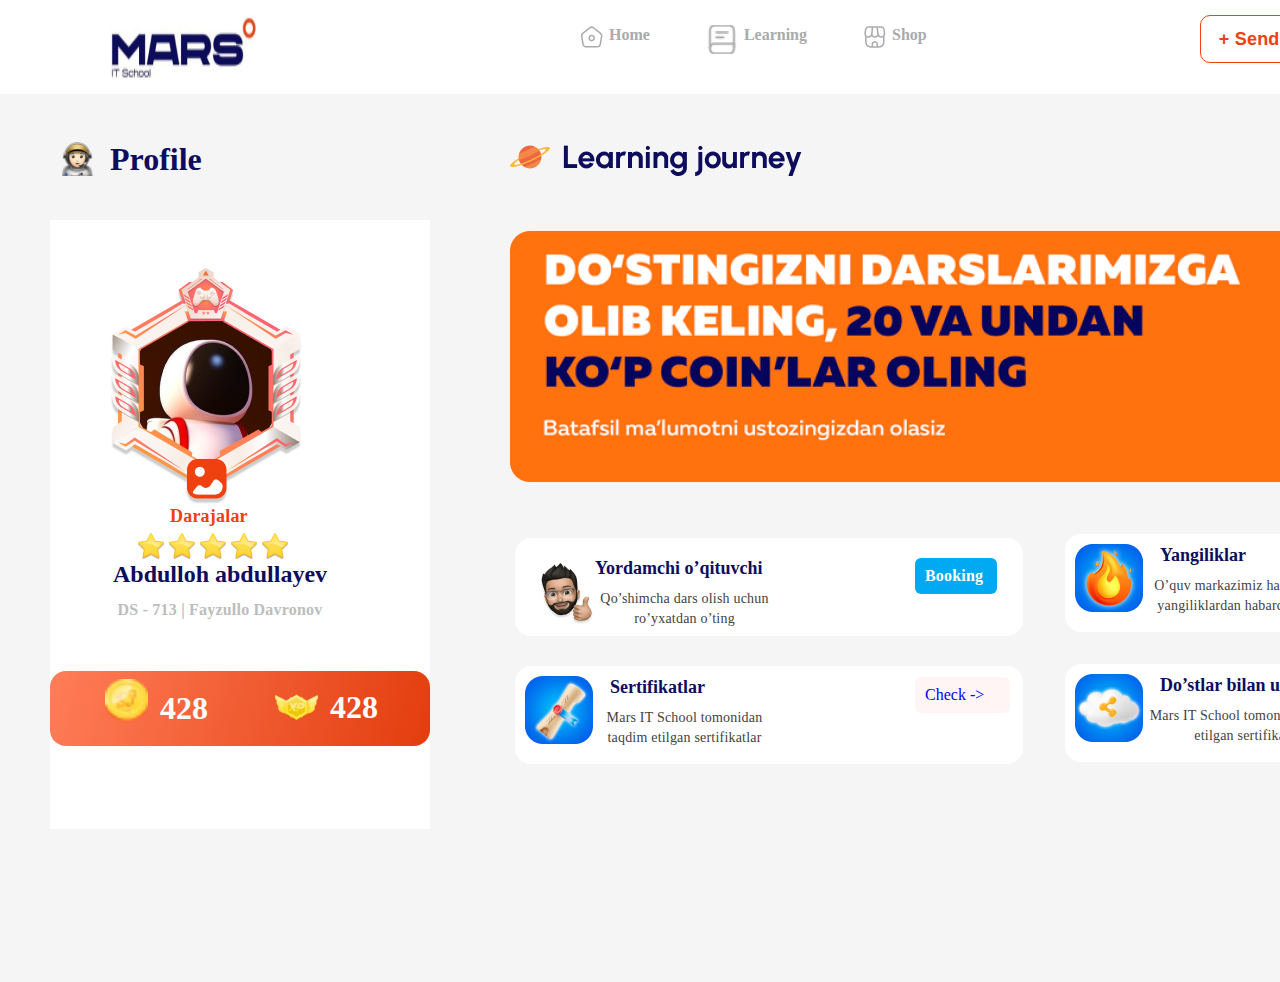
<file: home.html>
<!DOCTYPE html>
<html lang="en">
<head>
    <meta charset="UTF-8">
    <meta name="viewport" content="width=device-width, initial-scale=1.0">
    <title>Document</title>
    <link rel="stylesheet" href="home.css">
</head>
<body>
    <header class="header">
        <div class="container">
            <nav class="nav">
                <img src="img/Logo.png" alt="">
                <ul>
                    <li><img src="img/home.png" alt=""></li>
                    <li>Home</li>
                    <li><img src="img/learn.png" alt=""></li>
                    <li>Learning</li>
                    <li><img src="img/shop.png" alt=""></li>
                    <li>Shop</li>
                </ul>
                <button class="btn">+ Send</button>
                <img src="img/icon.png" alt="">
            </nav>
        </div>
    </header>
    <section class="section">
        <img src="img/Astronaut.png" alt="">
        <h1>Profile</h1>
        <div class="profile">
            <img src="img/Profile Picture.png" alt="" class="picture">
            <h2>Darajalar</h2>
            <img src="img/stars.png" alt="" class="stars">
            <h3 class="h3">Abdulloh abdullayev</h3>
            <p>DS - 713 | Fayzullo Davronov</p>
            <div class="coin">
                <ul>
                <li class="li"><img src="img/coin.png" alt="" class="li"></li>
                <li class="li2">428</li>
                <li class="li3"><img src="img/Rectangle 2162.png" alt="" class="li3"></li>
                <li class="li4">428</li>
            </ul>
            </div>
        </div>
       <div class="learning">
       <img src="img/Frame 34446.png" alt="">
        <div class="lan">
            <img src="img/lan.png" alt="">
        </div>
        <div class="card">
            <img src="img/chel.png" alt="">
            <h5>Yordamchi o’qituvchi</h5>
            <p>Qo’shimcha dars olish uchun
                ro’yxatdan o’ting</p>
             <div class="book">
                Booking
             </div>
        </div>
        <div class="card2">
            <img src="img/sertifikat.png" alt="">
            <h5>Sertifikatlar</h5>
            <p>Mars IT School tomonidan taqdim etilgan sertifikatlar</p>
             <div class="check">
                Check ->
             </div>
        </div>
        <div class="card3">
            <img src="img/yangi.png" alt="">
            <h5>Yangiliklar</h5>
            <p>O’quv markazimiz haqida so’ngi 
                yangiliklardan habardor bo’ling</p>
             <div class="check2">
                Watch now 
             </div>
        </div>
        <div class="card4">
            <img src="img/shar.png" alt="">
            <h5>Do’stlar bilan ulashing</h5>
            <p>Mars IT School tomonidan taqdim etilgan sertifikatlar</p>
             <div class="check">
                Share ->
             </div>
        </div>
       </div>
       <div class="Learning">
       
       </div>
    </section>
</body>
</html>
</file>
<file: home.css>
*{
    margin: 0;
    padding: 0;
    box-sizing: border-box;
    list-style: none;
    text-decoration: none;
}
.header{
    width: 1440px;
    height: 94px;
    padding: 15px 60px 15px 60px;
    display: flex;
    justify: space-between;
}
.nav{
    display: flex;
    gap: 25px;
}
.nav ul{
    display: flex;
    margin-left: 248px;
    gap: 5px;
    padding-top: 10px;
    font-size: 16px;
    font-weight: 600;
    line-height: 19.52px;
    color: #AAAAAA;
}
.nav img{
    margin-left: 50px;
}
.btn{
    width: 103px;
    height: 48px;
    padding: 12px 16px 12px 12px;
    gap: 8px;
    border-radius: 10px;
    border: 1px solid #EF400F;
    background-color: #fff;
    font-size: 18px;
    font-weight: 700;
    line-height: 23.58px;
    letter-spacing: 0.20000000298023224px;
    color:  #EF400F;
    margin-left: 248px;
}

.section{
    width:  1588px;
    height: 888px;
    gap: 192px;
    background-color: whitesmoke;    
}
.section img{
    position: relative;
    top: 48px;
    left: 60px;
}
.section h1{
    font-size: 32px;
    font-weight: 700;
    line-height: 38.4px; 
    color: #0E0D5D; 
    position: relative;
    top: 8px;
    left: 110px;
}
.profile{
    width:  380px;
    height: 609px;
    gap: 20px;
    margin-left: 50px;
    margin-top: 50px;
    background-color: #fff;
}
.picture{
    position: relative;
    left: 100px;
}
h2{
    font-size: 18px;
    font-weight: 700;
    line-height: 23.58px;
    letter-spacing: 0.20000000298023224px;
    color: #EF400F;
    position: relative;
    left: 120px;
    top: 40px;
}
.stars{
    margin-top: -10px;
    margin-left: 18px;
}
.h3{
    font-size: 24px;
    font-weight: 700;
    line-height: 28.8px;
    text-align: center;
    color: #0E0D5D;
    position: relative;
    top: 40px;
    right: 20px;
}
p{
    font-size: 16px;
    font-weight: 600;
    line-height: 22.4px;
    letter-spacing: 0.20000000298023224px;
    text-align: center;
    color: #BDBDBD;
    position: relative;
    top: 50px;
    right: 20px;
}
.coin{
    width: 380px;
    height: 75px;
    padding: 10px 40px 10px 40px;
    border-radius: 16px;
    background: linear-gradient(286.17deg, #E33D0E 0%, #FF7D58 100%); 
    position: relative;
    top: 100px;  
}
.li{
    width: 43px;
    height: 43px;    
    position: relative;
    bottom: 50px;
    right: 45px;
}
.li2{
    font-size: 32px;
    font-weight: 700;
    line-height: 38.4px;
    color: #FFFFFF;
    position: relative;
    bottom: 35px;
    left: 70px;
}
.li3{
    width: 43px;
    height: 43px;    
    position: relative;
    bottom: 125px;
    left: 125px;
}
.li4{
    font-size: 32px;
    font-weight: 700;
    line-height: 38.4px;
    color: #FFFFFF;
    position: relative;
    bottom: 118px;
    left: 240px;
}
.learning{
    width:  1046px;
    height:  251px;
    position: relative;
    bottom: 740px;
    left: 450px;
}
.lan{
    position: relative;
    top: 50px;
}
.card{
    width:  508px;
    height:  98px;
    margin-top: 150px;
    margin-left: 65px;
    padding: 15px 0px 0px 0px;
    border-radius: 16px;
    justify: space-between;
    background-color: #FFFFFF;
}
.card img{
    position: relative;
    top: 10px;
    left: 20px;
}
.card h5{
    font-size: 18px;
    font-weight: 700;
    line-height: 19.8px; 
    color: #0E0D5D; 
    position: relative;
    bottom: 60px;
    left: 80px;  
}
.card p{
    width: 179px;
    font-size: 14px;
    font-weight: 500;
    line-height: 19.6px;
    letter-spacing: 0.20000000298023224px; 
    color: #424242; 
    margin-top: -100px;
   margin-left: 100px;
}

.book{
    width: 82px;
    height: 36px;
    border-radius: 6px;
    background: #00A9F1;
    font-size: 16px;
    font-weight: 600;
    line-height: 22.4px;
    letter-spacing: 0.20000000298023224px;
    color: #FFFFFF;
    text-align: center;
    display: flex;
    padding-left: 10px;
    align-items: center;
    position: relative;
    left: 400px;
    bottom: 20px;
}
.card2{
    width:  508px;
    height:  98px;
    margin-top: 150px;
    margin-left: 65px;
    position: relative;
    bottom: 120px;
    border-radius: 16px;
    justify: space-between;
    background-color: #FFFFFF;
}
.card2 img{
    position: relative;
    top: 10px;
    left: 10px;
}
.card2 h5{
    font-size: 18px;
    font-weight: 700;
    line-height: 19.8px; 
    color: #0E0D5D; 
    position: relative;
    bottom: 60px;
    left: 95px;  
}
.card2 p{
    width: 179px;
    font-size: 14px;
    font-weight: 500;
    line-height: 19.6px;
    letter-spacing: 0.20000000298023224px; 
    color: #424242; 
    margin-top: -100px;
   margin-left: 100px;
}
.check{
    width:  95px;
    height:  36px;
    border-radius: 6px; 
    background: #EDFAFF;
    position: relative;
    left: 400px;
    bottom: 20px;
    color: blue;
    display: flex;
    padding-left: 10px;
    align-items: center;
    text-align: center;
}
.card3{
    width:  508px;
    height:  98px;
    margin-top: 150px;
    margin-left: 65px;
    position: relative;
    bottom: 500px;
    left: 550px;
    border-radius: 16px;
    justify: space-between;
    background-color: #FFFFFF;
}
.card3 img{
    position: relative;
    top: 10px;
    left: 10px;
}
.card3 h5{
    font-size: 18px;
    font-weight: 700;
    line-height: 19.8px; 
    color: #0E0D5D; 
    position: relative;
    bottom: 60px;
    left: 95px;  
}
.card3 p{
    width: 209px;
    font-size: 14px;
    font-weight: 500;
    line-height: 19.6px;
    letter-spacing: 0.20000000298023224px; 
    color: #424242; 
    margin-top: -100px;
   margin-left: 100px;
}
.check2{
    width:  95px;
    height:  36px;
    border-radius: 6px; 
    background: #FFF5F5;
    position: relative;
    left: 400px;
    bottom: 20px;
    color: #EA1E61;
    display: flex;
    padding-left: 10px;
    align-items: center;
    text-align: center;
}
.card4{
    width:  508px;
    height:  98px;
    margin-top: 150px;
    margin-left: 65px;
    position: relative;
    bottom: 618px;
    left: 550px;
    border-radius: 16px;
    justify: space-between;
    background-color: #FFFFFF;
}
.card4 img{
    position: relative;
    top: 10px;
    left: 10px;
}
.card4 h5{
    font-size: 18px;
    font-weight: 700;
    line-height: 19.8px; 
    color: #0E0D5D; 
    position: relative;
    bottom: 60px;
    left: 95px;  
}
.card4 p{
    width: 209px;
    font-size: 14px;
    font-weight: 500;
    line-height: 19.6px;
    letter-spacing: 0.20000000298023224px; 
    color: #424242; 
    margin-top: -100px;
   margin-left: 100px;
}
.check{
    width:  95px;
    height:  36px;
    border-radius: 6px; 
    background: #FFF5F5;
    position: relative;
    left: 400px;
    bottom: 20px;
    color: blue;
    display: flex;
    padding-left: 10px;
    align-items: center;
    text-align: center;
}
</file>
